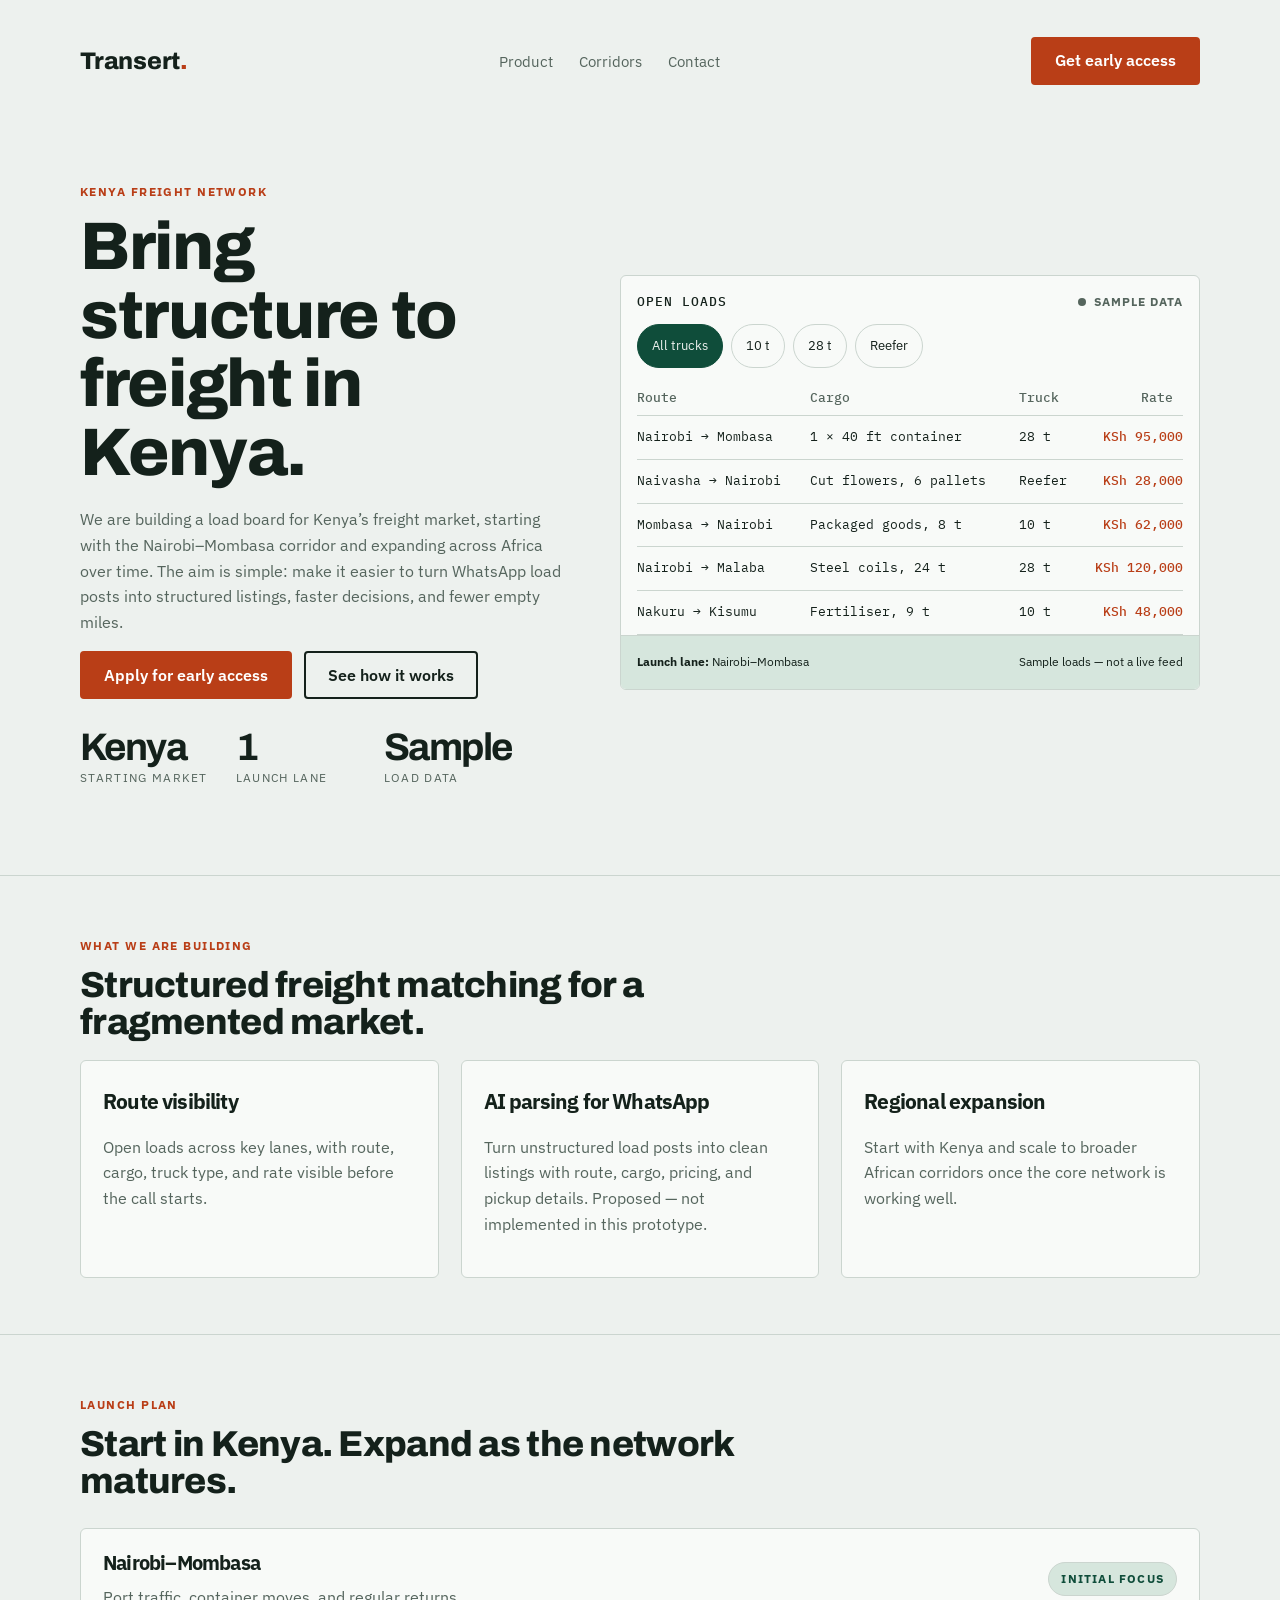
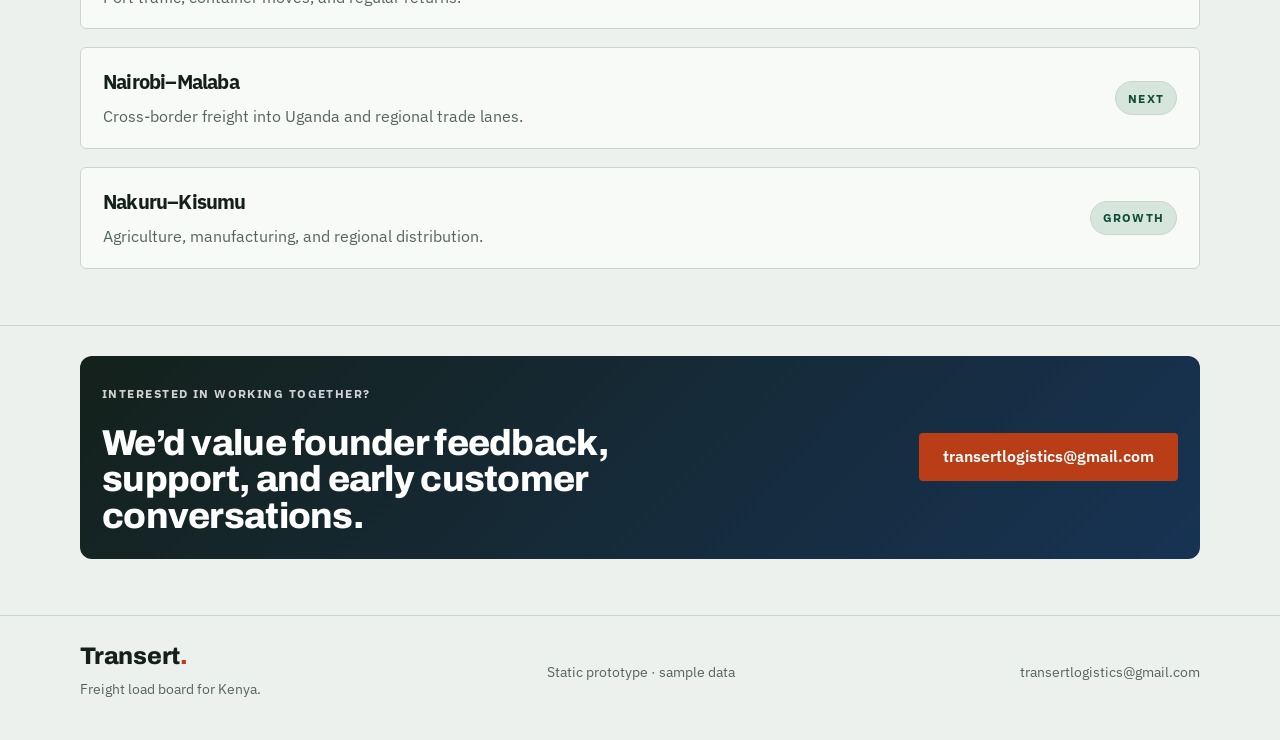
<file: Index.html>
<!doctype html>
<html lang="en-KE">
  <head>
    <meta charset="utf-8" />
    <meta
      name="viewport"
      content="width=device-width,initial-scale=1,viewport-fit=cover"
    />
    <title>Transert | Freight load board for Kenya</title>
    <meta
      name="description"
      content="A freight load-board prototype for Kenya, starting with Nairobi–Mombasa. Sample data only — no live feed."
    />
    <meta name="theme-color" content="#edf1ee" media="(prefers-color-scheme: light)" />
    <meta name="theme-color" content="#101a15" media="(prefers-color-scheme: dark)" />
    <meta property="og:title" content="Transert | Freight load board for Kenya" />
    <meta
      property="og:description"
      content="A freight load-board prototype for Kenya. Sample data only — no live feed."
    />
    <meta property="og:type" content="website" />
    <meta property="og:url" content="https://metwisdom.github.io/transert/" />
    <link
      rel="icon"
      href="data:image/svg+xml,%3Csvg xmlns='http://www.w3.org/2000/svg' viewBox='0 0 32 32'%3E%3Crect width='32' height='32' rx='6' fill='%230f4d3a'/%3E%3Ctext x='16' y='23' font-family='Arial,Helvetica,sans-serif' font-size='20' font-weight='700' fill='%23ffffff' text-anchor='middle'%3ET%3C/text%3E%3C/svg%3E"
    />
    <link rel="preconnect" href="https://fonts.googleapis.com" />
    <link rel="preconnect" href="https://fonts.gstatic.com" crossorigin />
    <link
      rel="stylesheet"
      href="https://fonts.googleapis.com/css2?family=Archivo:wdth,wght@100,800&family=IBM+Plex+Sans:wght@400;500;600;700&family=IBM+Plex+Mono:wght@400;500&display=swap"
    />
    <link rel="stylesheet" href="styles.css" />
  </head>
  <body>
    <header class="site-header">
      <div class="wrap nav">
        <div class="brand">Transert<span>.</span></div>
        <nav class="nav-links" aria-label="Main navigation">
          <a href="#product">Product</a>
          <a href="#corridors">Corridors</a>
          <a href="#contact">Contact</a>
        </nav>
        <a class="btn btn-primary" href="#contact">Get early access</a>
      </div>
    </header>

    <main>
      <section class="hero">
        <div class="wrap hero-inner">
          <div class="hero-copy">
            <span class="eyebrow">Kenya freight network</span>
            <h1>Bring structure to freight in Kenya.</h1>
            <p>
              We are building a load board for Kenya’s freight market, starting
              with the Nairobi–Mombasa corridor and expanding across Africa over
              time. The aim is simple: make it easier to turn WhatsApp load posts
              into structured listings, faster decisions, and fewer empty miles.
            </p>
            <div class="cta-row">
              <a class="btn btn-primary" href="#contact"
                >Apply for early access</a
              >
              <a class="btn btn-secondary" href="#product">See how it works</a>
            </div>
            <ul class="stats">
              <li>
                <strong>Kenya</strong>
                <span>starting market</span>
              </li>
              <li>
                <strong>1</strong>
                <span>launch lane</span>
              </li>
              <li>
                <strong>Sample</strong>
                <span>load data</span>
              </li>
            </ul>
          </div>

          <div class="board-panel" role="region" aria-labelledby="board-title">
            <div class="board-header">
              <h2 id="board-title">Open loads</h2>
              <span class="sample-tag">Sample data</span>
            </div>

            <div
              class="chip-row"
              role="group"
              aria-label="Filter by truck type"
            >
              <button
                class="chip active"
                type="button"
                data-t="all"
                aria-pressed="true"
              >
                All trucks
              </button>
              <button
                class="chip"
                type="button"
                data-t="10t"
                aria-pressed="false"
              >
                10 t
              </button>
              <button
                class="chip"
                type="button"
                data-t="28t"
                aria-pressed="false"
              >
                28 t
              </button>
              <button
                class="chip"
                type="button"
                data-t="reefer"
                aria-pressed="false"
              >
                Reefer
              </button>
            </div>

            <p id="filter-status" class="visually-hidden" aria-live="polite"></p>

            <noscript>
              <p class="noscript-note">
                Filtering needs JavaScript. All sample loads are shown below.
              </p>
            </noscript>

            <div
              class="table-wrap"
              tabindex="0"
              role="region"
              aria-label="Open loads table"
            >
              <table>
                <caption class="visually-hidden">
                  Example loads, filtered by truck type
                </caption>
                <thead>
                  <tr>
                    <th scope="col">Route</th>
                    <th scope="col">Cargo</th>
                    <th scope="col">Truck</th>
                    <th scope="col" class="num">Rate</th>
                  </tr>
                </thead>
                <tbody id="loads">
                  <tr data-t="28t">
                    <td>Nairobi → Mombasa</td>
                    <td>1 × 40 ft container</td>
                    <td>28 t</td>
                    <td class="price num">KSh 95,000</td>
                  </tr>
                  <tr data-t="reefer">
                    <td>Naivasha → Nairobi</td>
                    <td>Cut flowers, 6 pallets</td>
                    <td>Reefer</td>
                    <td class="price num">KSh 28,000</td>
                  </tr>
                  <tr data-t="10t">
                    <td>Mombasa → Nairobi</td>
                    <td>Packaged goods, 8 t</td>
                    <td>10 t</td>
                    <td class="price num">KSh 62,000</td>
                  </tr>
                  <tr data-t="28t">
                    <td>Nairobi → Malaba</td>
                    <td>Steel coils, 24 t</td>
                    <td>28 t</td>
                    <td class="price num">KSh 120,000</td>
                  </tr>
                  <tr data-t="10t">
                    <td>Nakuru → Kisumu</td>
                    <td>Fertiliser, 9 t</td>
                    <td>10 t</td>
                    <td class="price num">KSh 48,000</td>
                  </tr>
                  <tr id="no-results" hidden>
                    <td colspan="4">No loads match this truck type.</td>
                  </tr>
                </tbody>
              </table>
            </div>

            <div class="board-footer">
              <span><strong>Launch lane:</strong> Nairobi–Mombasa</span>
              <span>Sample loads — not a live feed</span>
            </div>
          </div>
        </div>
      </section>

      <section id="product" class="section">
        <div class="wrap">
          <div class="section-head">
            <span class="kicker">What we are building</span>
            <h2>Structured freight matching for a fragmented market.</h2>
          </div>

          <div class="feature-grid">
            <article class="feature-card">
              <h3>Route visibility</h3>
              <p>
                Open loads across key lanes, with route, cargo, truck type, and
                rate visible before the call starts.
              </p>
            </article>
            <article class="feature-card">
              <h3>AI parsing for WhatsApp</h3>
              <p>
                Turn unstructured load posts into clean listings with route,
                cargo, pricing, and pickup details. Proposed — not implemented
                in this prototype.
              </p>
            </article>
            <article class="feature-card">
              <h3>Regional expansion</h3>
              <p>
                Start with Kenya and scale to broader African corridors once the
                core network is working well.
              </p>
            </article>
          </div>
        </div>
      </section>

      <section id="corridors" class="section">
        <div class="wrap">
          <div class="section-head">
            <span class="kicker">Launch plan</span>
            <h2>Start in Kenya. Expand as the network matures.</h2>
          </div>

          <ul class="route-list">
            <li>
              <div>
                <strong>Nairobi–Mombasa</strong>
                <span>Port traffic, container moves, and regular returns.</span>
              </div>
              <span class="route-tag">Initial focus</span>
            </li>
            <li>
              <div>
                <strong>Nairobi–Malaba</strong>
                <span
                  >Cross-border freight into Uganda and regional trade
                  lanes.</span
                >
              </div>
              <span class="route-tag">Next</span>
            </li>
            <li>
              <div>
                <strong>Nakuru–Kisumu</strong>
                <span
                  >Agriculture, manufacturing, and regional distribution.</span
                >
              </div>
              <span class="route-tag">Growth</span>
            </li>
          </ul>
        </div>
      </section>

      <section id="contact" class="section cta-section">
        <div class="wrap cta-box">
          <div>
            <span class="eyebrow dark">Interested in working together?</span>
            <h2>
              We’d value founder feedback, support, and early customer
              conversations.
            </h2>
          </div>
          <a class="btn btn-primary" href="mailto:transertlogistics@gmail.com"
            >transertlogistics@gmail.com</a
          >
        </div>
      </section>
    </main>

    <footer class="site-footer">
      <div class="wrap footer-inner">
        <div>
          <div class="brand brand-footer">Transert<span>.</span></div>
          <p>Freight load board for Kenya.</p>
        </div>
        <div>
          <span>Static prototype · sample data</span>
        </div>
        <div>
          <a href="mailto:transertlogistics@gmail.com"
            >transertlogistics@gmail.com</a
          >
        </div>
      </div>
    </footer>

    <script>
      (function () {
        var chips = document.querySelectorAll(".chip");
        var rows = document.querySelectorAll("#loads tr[data-t]");
        var emptyRow = document.getElementById("no-results");
        var status = document.getElementById("filter-status");

        function applyFilter(type) {
          var shown = 0;

          rows.forEach(function (row) {
            var isMatch = type === "all" || row.getAttribute("data-t") === type;
            row.hidden = !isMatch;
            if (isMatch) shown++;
          });

          if (emptyRow) emptyRow.hidden = shown !== 0;

          chips.forEach(function (chip) {
            var active = chip.getAttribute("data-t") === type;
            chip.classList.toggle("active", active);
            chip.setAttribute("aria-pressed", active ? "true" : "false");
          });

          if (status) {
            status.textContent =
              shown === 0
                ? "No loads match this truck type."
                : shown + (shown === 1 ? " load shown" : " loads shown");
          }
        }

        chips.forEach(function (chip) {
          chip.addEventListener("click", function () {
            applyFilter(chip.getAttribute("data-t"));
          });
        });
      })();
    </script>
  </body>
</html>
</file>
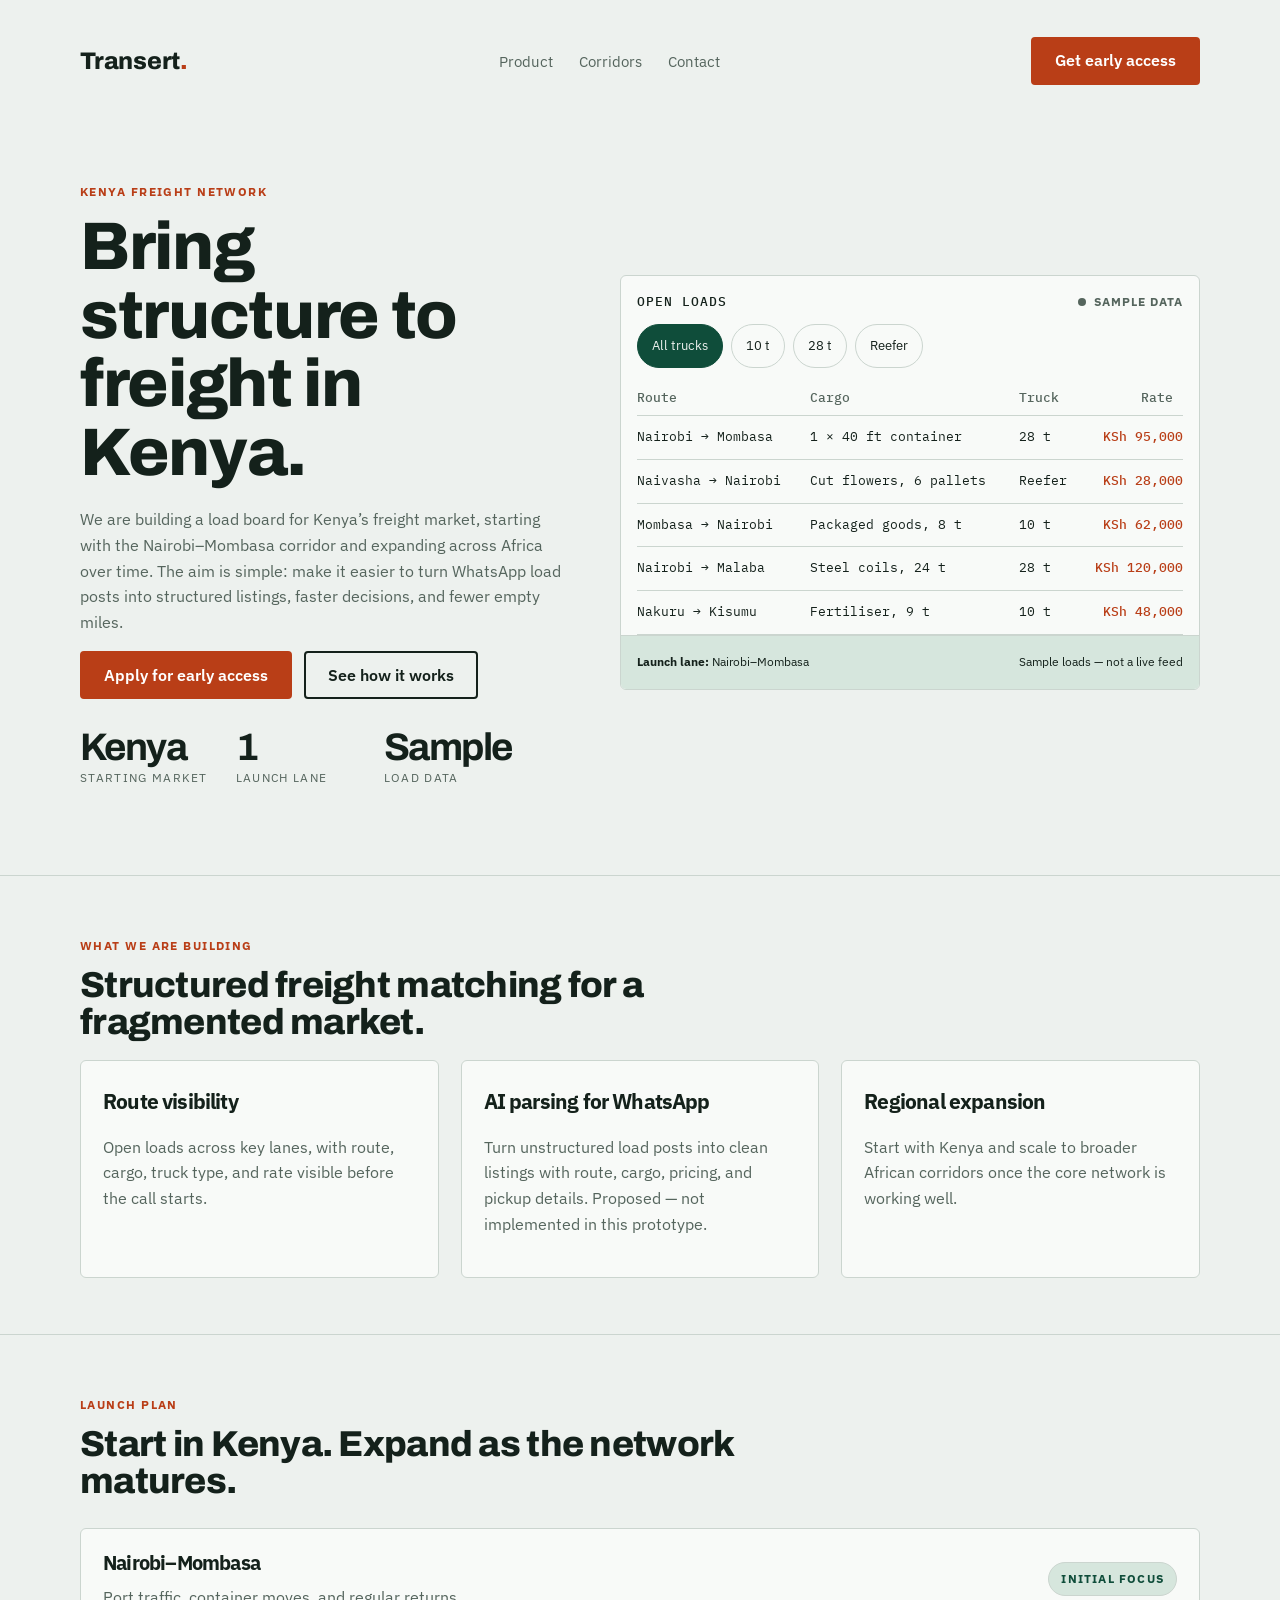
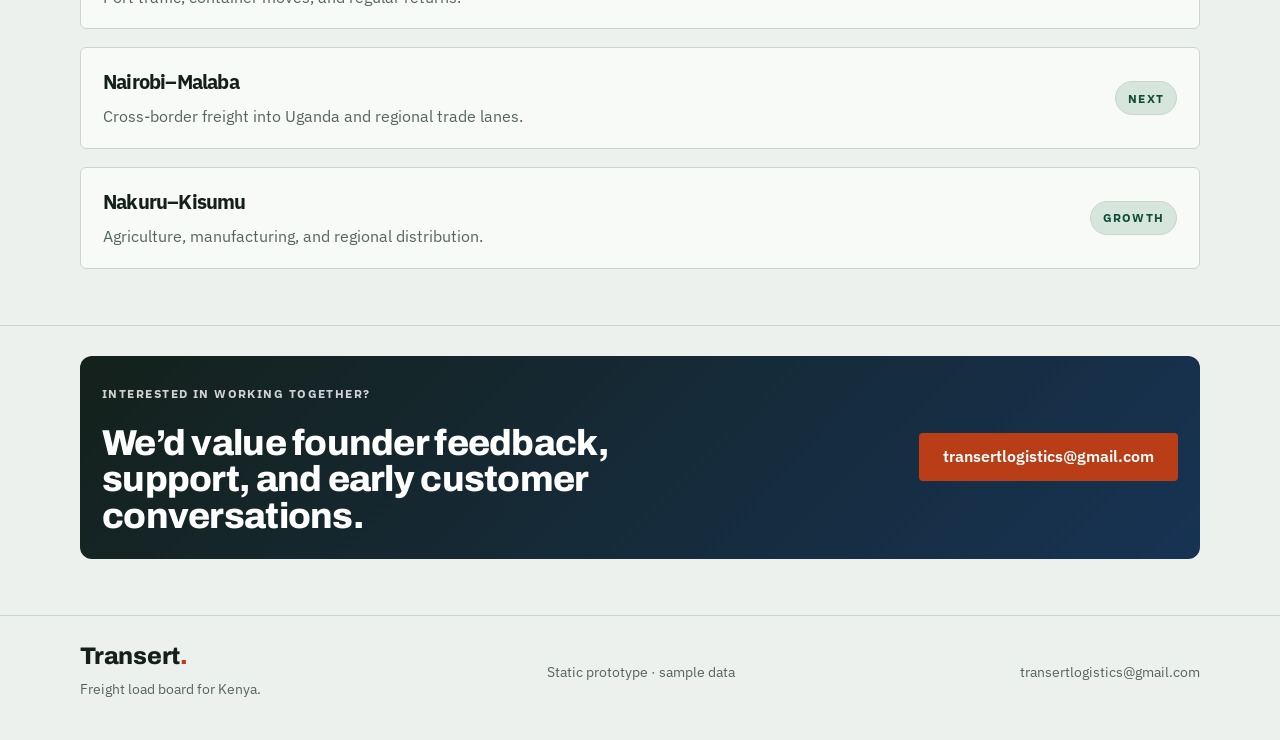
<file: index.html>
<!doctype html>
<html lang="en-KE">
  <head>
    <meta charset="utf-8" />
    <meta
      name="viewport"
      content="width=device-width,initial-scale=1,viewport-fit=cover"
    />
    <title>Transert | Freight load board for Kenya</title>
    <meta
      name="description"
      content="A freight load-board prototype for Kenya, starting with Nairobi–Mombasa. Sample data only — no live feed."
    />
    <meta name="theme-color" content="#edf1ee" media="(prefers-color-scheme: light)" />
    <meta name="theme-color" content="#101a15" media="(prefers-color-scheme: dark)" />
    <meta property="og:title" content="Transert | Freight load board for Kenya" />
    <meta
      property="og:description"
      content="A freight load-board prototype for Kenya. Sample data only — no live feed."
    />
    <meta property="og:type" content="website" />
    <meta property="og:url" content="https://metwisdom.github.io/transert/" />
    <link
      rel="icon"
      href="data:image/svg+xml,%3Csvg xmlns='http://www.w3.org/2000/svg' viewBox='0 0 32 32'%3E%3Crect width='32' height='32' rx='6' fill='%230f4d3a'/%3E%3Ctext x='16' y='23' font-family='Arial,Helvetica,sans-serif' font-size='20' font-weight='700' fill='%23ffffff' text-anchor='middle'%3ET%3C/text%3E%3C/svg%3E"
    />
    <link rel="preconnect" href="https://fonts.googleapis.com" />
    <link rel="preconnect" href="https://fonts.gstatic.com" crossorigin />
    <link
      rel="stylesheet"
      href="https://fonts.googleapis.com/css2?family=Archivo:wdth,wght@100,800&family=IBM+Plex+Sans:wght@400;500;600;700&family=IBM+Plex+Mono:wght@400;500&display=swap"
    />
    <link rel="stylesheet" href="styles.css" />
  </head>
  <body>
    <header class="site-header">
      <div class="wrap nav">
        <div class="brand">Transert<span>.</span></div>
        <nav class="nav-links" aria-label="Main navigation">
          <a href="#product">Product</a>
          <a href="#corridors">Corridors</a>
          <a href="#contact">Contact</a>
        </nav>
        <a class="btn btn-primary" href="#contact">Get early access</a>
      </div>
    </header>

    <main>
      <section class="hero">
        <div class="wrap hero-inner">
          <div class="hero-copy">
            <span class="eyebrow">Kenya freight network</span>
            <h1>Bring structure to freight in Kenya.</h1>
            <p>
              We are building a load board for Kenya’s freight market, starting
              with the Nairobi–Mombasa corridor and expanding across Africa over
              time. The aim is simple: make it easier to turn WhatsApp load posts
              into structured listings, faster decisions, and fewer empty miles.
            </p>
            <div class="cta-row">
              <a class="btn btn-primary" href="#contact"
                >Apply for early access</a
              >
              <a class="btn btn-secondary" href="#product">See how it works</a>
            </div>
            <ul class="stats">
              <li>
                <strong>Kenya</strong>
                <span>starting market</span>
              </li>
              <li>
                <strong>1</strong>
                <span>launch lane</span>
              </li>
              <li>
                <strong>Sample</strong>
                <span>load data</span>
              </li>
            </ul>
          </div>

          <div class="board-panel" role="region" aria-labelledby="board-title">
            <div class="board-header">
              <h2 id="board-title">Open loads</h2>
              <span class="sample-tag">Sample data</span>
            </div>

            <div
              class="chip-row"
              role="group"
              aria-label="Filter by truck type"
            >
              <button
                class="chip active"
                type="button"
                data-t="all"
                aria-pressed="true"
              >
                All trucks
              </button>
              <button
                class="chip"
                type="button"
                data-t="10t"
                aria-pressed="false"
              >
                10 t
              </button>
              <button
                class="chip"
                type="button"
                data-t="28t"
                aria-pressed="false"
              >
                28 t
              </button>
              <button
                class="chip"
                type="button"
                data-t="reefer"
                aria-pressed="false"
              >
                Reefer
              </button>
            </div>

            <p id="filter-status" class="visually-hidden" aria-live="polite"></p>

            <noscript>
              <p class="noscript-note">
                Filtering needs JavaScript. All sample loads are shown below.
              </p>
            </noscript>

            <div
              class="table-wrap"
              tabindex="0"
              role="region"
              aria-label="Open loads table"
            >
              <table>
                <caption class="visually-hidden">
                  Example loads, filtered by truck type
                </caption>
                <thead>
                  <tr>
                    <th scope="col">Route</th>
                    <th scope="col">Cargo</th>
                    <th scope="col">Truck</th>
                    <th scope="col" class="num">Rate</th>
                  </tr>
                </thead>
                <tbody id="loads">
                  <tr data-t="28t">
                    <td>Nairobi → Mombasa</td>
                    <td>1 × 40 ft container</td>
                    <td>28 t</td>
                    <td class="price num">KSh 95,000</td>
                  </tr>
                  <tr data-t="reefer">
                    <td>Naivasha → Nairobi</td>
                    <td>Cut flowers, 6 pallets</td>
                    <td>Reefer</td>
                    <td class="price num">KSh 28,000</td>
                  </tr>
                  <tr data-t="10t">
                    <td>Mombasa → Nairobi</td>
                    <td>Packaged goods, 8 t</td>
                    <td>10 t</td>
                    <td class="price num">KSh 62,000</td>
                  </tr>
                  <tr data-t="28t">
                    <td>Nairobi → Malaba</td>
                    <td>Steel coils, 24 t</td>
                    <td>28 t</td>
                    <td class="price num">KSh 120,000</td>
                  </tr>
                  <tr data-t="10t">
                    <td>Nakuru → Kisumu</td>
                    <td>Fertiliser, 9 t</td>
                    <td>10 t</td>
                    <td class="price num">KSh 48,000</td>
                  </tr>
                  <tr id="no-results" hidden>
                    <td colspan="4">No loads match this truck type.</td>
                  </tr>
                </tbody>
              </table>
            </div>

            <div class="board-footer">
              <span><strong>Launch lane:</strong> Nairobi–Mombasa</span>
              <span>Sample loads — not a live feed</span>
            </div>
          </div>
        </div>
      </section>

      <section id="product" class="section">
        <div class="wrap">
          <div class="section-head">
            <span class="kicker">What we are building</span>
            <h2>Structured freight matching for a fragmented market.</h2>
          </div>

          <div class="feature-grid">
            <article class="feature-card">
              <h3>Route visibility</h3>
              <p>
                Open loads across key lanes, with route, cargo, truck type, and
                rate visible before the call starts.
              </p>
            </article>
            <article class="feature-card">
              <h3>AI parsing for WhatsApp</h3>
              <p>
                Turn unstructured load posts into clean listings with route,
                cargo, pricing, and pickup details. Proposed — not implemented
                in this prototype.
              </p>
            </article>
            <article class="feature-card">
              <h3>Regional expansion</h3>
              <p>
                Start with Kenya and scale to broader African corridors once the
                core network is working well.
              </p>
            </article>
          </div>
        </div>
      </section>

      <section id="corridors" class="section">
        <div class="wrap">
          <div class="section-head">
            <span class="kicker">Launch plan</span>
            <h2>Start in Kenya. Expand as the network matures.</h2>
          </div>

          <ul class="route-list">
            <li>
              <div>
                <strong>Nairobi–Mombasa</strong>
                <span>Port traffic, container moves, and regular returns.</span>
              </div>
              <span class="route-tag">Initial focus</span>
            </li>
            <li>
              <div>
                <strong>Nairobi–Malaba</strong>
                <span
                  >Cross-border freight into Uganda and regional trade
                  lanes.</span
                >
              </div>
              <span class="route-tag">Next</span>
            </li>
            <li>
              <div>
                <strong>Nakuru–Kisumu</strong>
                <span
                  >Agriculture, manufacturing, and regional distribution.</span
                >
              </div>
              <span class="route-tag">Growth</span>
            </li>
          </ul>
        </div>
      </section>

      <section id="contact" class="section cta-section">
        <div class="wrap cta-box">
          <div>
            <span class="eyebrow dark">Interested in working together?</span>
            <h2>
              We’d value founder feedback, support, and early customer
              conversations.
            </h2>
          </div>
          <a class="btn btn-primary" href="mailto:transertlogistics@gmail.com"
            >transertlogistics@gmail.com</a
          >
        </div>
      </section>
    </main>

    <footer class="site-footer">
      <div class="wrap footer-inner">
        <div>
          <div class="brand brand-footer">Transert<span>.</span></div>
          <p>Freight load board for Kenya.</p>
        </div>
        <div>
          <span>Static prototype · sample data</span>
        </div>
        <div>
          <a href="mailto:transertlogistics@gmail.com"
            >transertlogistics@gmail.com</a
          >
        </div>
      </div>
    </footer>

    <script>
      (function () {
        var chips = document.querySelectorAll(".chip");
        var rows = document.querySelectorAll("#loads tr[data-t]");
        var emptyRow = document.getElementById("no-results");
        var status = document.getElementById("filter-status");

        function applyFilter(type) {
          var shown = 0;

          rows.forEach(function (row) {
            var isMatch = type === "all" || row.getAttribute("data-t") === type;
            row.hidden = !isMatch;
            if (isMatch) shown++;
          });

          if (emptyRow) emptyRow.hidden = shown !== 0;

          chips.forEach(function (chip) {
            var active = chip.getAttribute("data-t") === type;
            chip.classList.toggle("active", active);
            chip.setAttribute("aria-pressed", active ? "true" : "false");
          });

          if (status) {
            status.textContent =
              shown === 0
                ? "No loads match this truck type."
                : shown + (shown === 1 ? " load shown" : " loads shown");
          }
        }

        chips.forEach(function (chip) {
          chip.addEventListener("click", function () {
            applyFilter(chip.getAttribute("data-t"));
          });
        });
      })();
    </script>
  </body>
</html>
</file>
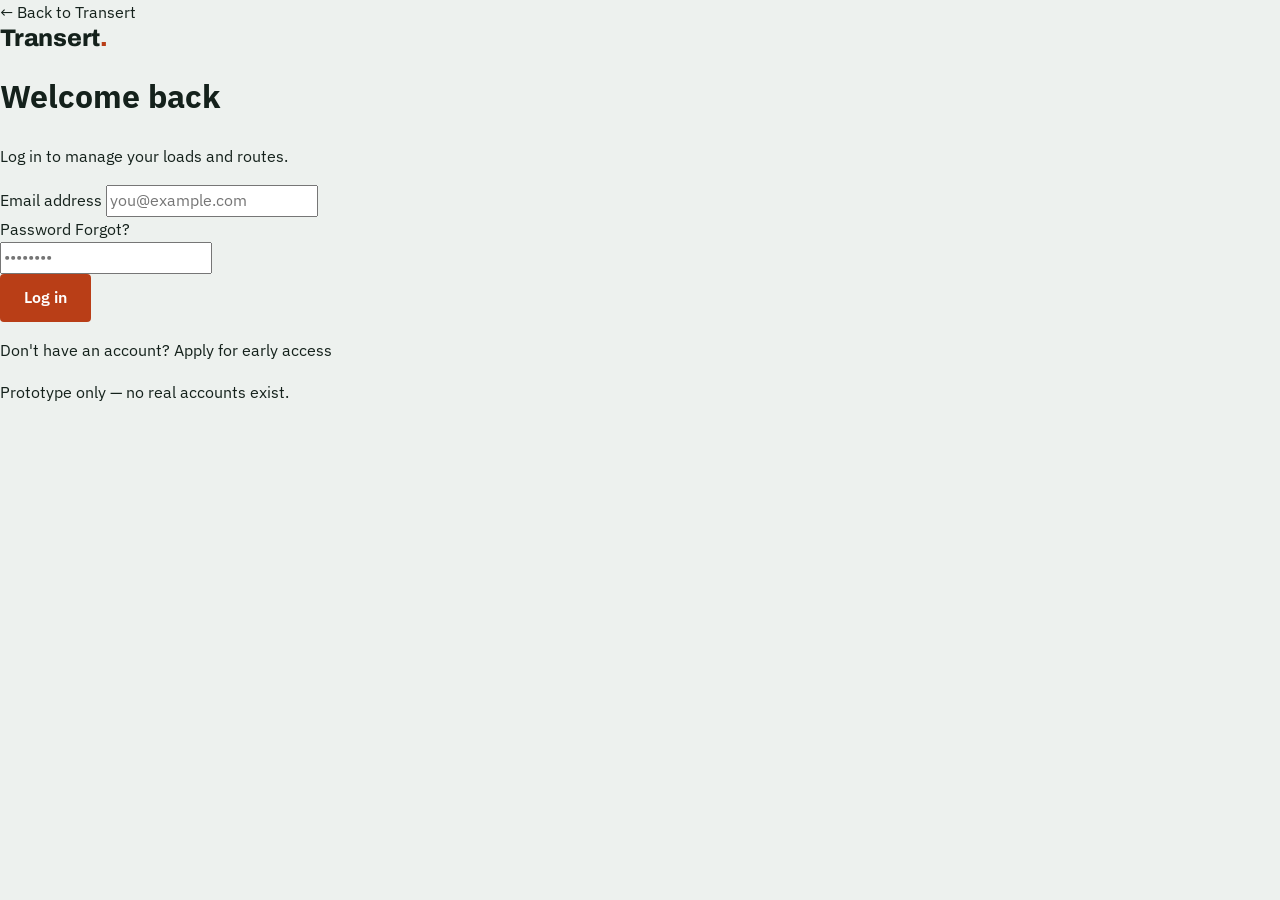
<file: login.html>
<!doctype html>
<html lang="en-KE">
  <head>
    <meta charset="utf-8" />
    <meta name="viewport" content="width=device-width,initial-scale=1,viewport-fit=cover" />
    <title>Log in | Transert</title>
    <meta name="description" content="Log in to the Transert freight load board prototype." />
    <meta name="theme-color" content="#edf1ee" media="(prefers-color-scheme: light)" />
    <meta name="theme-color" content="#101a15" media="(prefers-color-scheme: dark)" />
    <link rel="preconnect" href="https://fonts.googleapis.com" />
    <link rel="preconnect" href="https://fonts.gstatic.com" crossorigin />
    <link rel="stylesheet" href="https://fonts.googleapis.com/css2?family=Archivo:wdth,wght@100,800&family=IBM+Plex+Sans:wght@400;500;600;700&family=IBM+Plex+Mono:wght@400;500&display=swap" />
    <link rel="stylesheet" href="styles.css" />
  </head>
  <body class="auth-page">
    <main class="auth-container">
      <a href="index.html" class="auth-back">← Back to Transert</a>
      
      <div class="auth-card">
        <div class="auth-header">
          <div class="brand">Transert<span>.</span></div>
          <h1>Welcome back</h1>
          <p>Log in to manage your loads and routes.</p>
        </div>

        <!-- Note: Prototype only. No data is sent to a server. -->
        <form id="login-form" class="auth-form">
          <div class="form-group">
            <label for="email">Email address</label>
            <input type="email" id="email" name="email" required autocomplete="email" placeholder="you@example.com" />
          </div>

          <div class="form-group">
            <div class="label-row">
              <label for="password">Password</label>
              <a href="#" class="forgot-link">Forgot?</a>
            </div>
            <input type="password" id="password" name="password" required autocomplete="current-password" placeholder="••••••••" />
          </div>

          <button type="submit" class="btn btn-primary auth-submit" id="submit-btn">
            Log in
          </button>
        </form>

        <div class="auth-footer">
          <p>Don't have an account? <a href="#">Apply for early access</a></p>
          <p class="prototype-notice">Prototype only — no real accounts exist.</p>
        </div>
      </div>
    </main>

    <script>
      // Simulates a login for the prototype
      document.getElementById('login-form').addEventListener('submit', function(e) {
        e.preventDefault();
        const btn = document.getElementById('submit-btn');
        
        btn.textContent = 'Logging in...';
        btn.style.opacity = '0.7';
        btn.disabled = true;

        // Wait 1 second, then redirect back to the home page
        setTimeout(() => {
          window.location.href = 'index.html';
        }, 1000);
      });
    </script>
  </body>
</html>
</file>
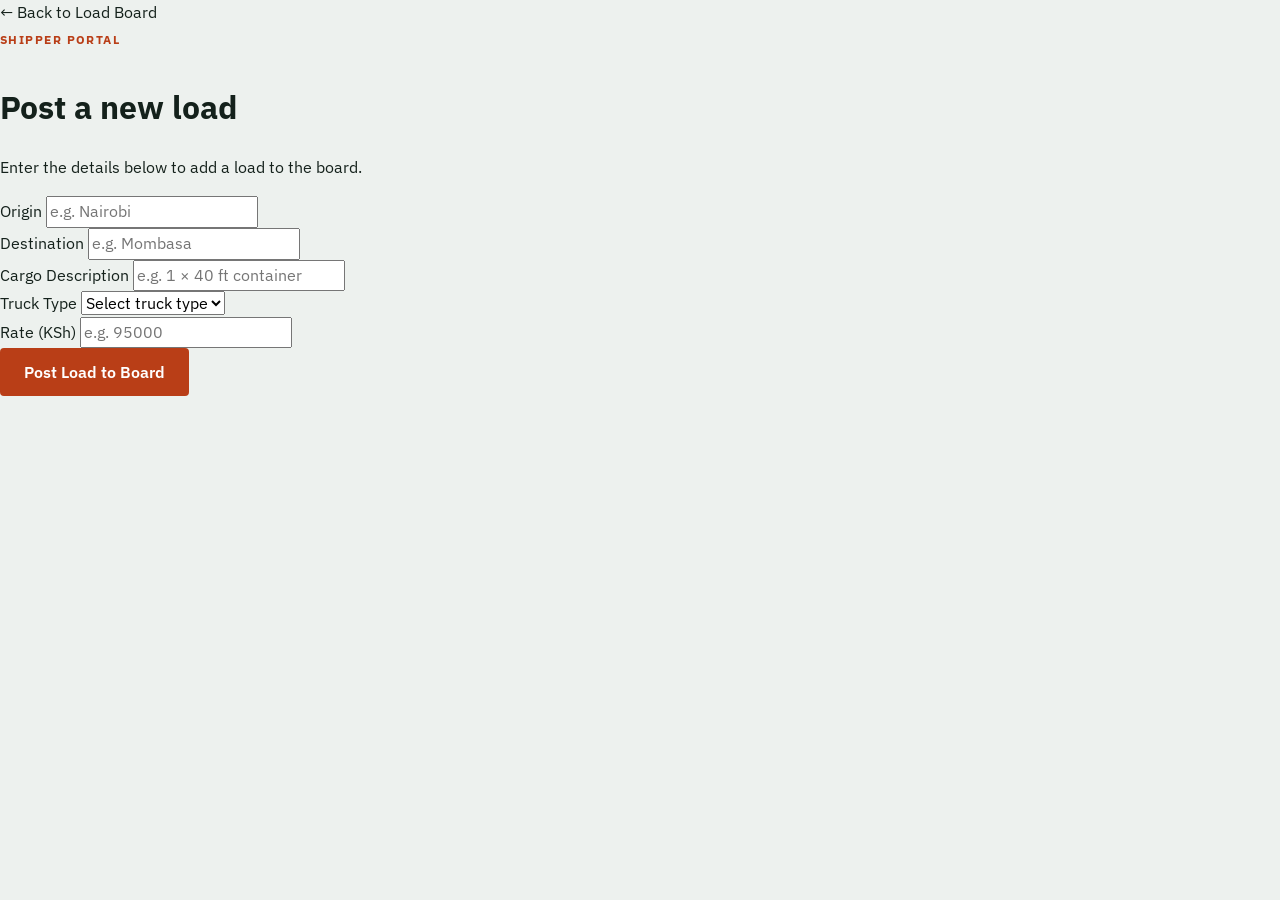
<file: post.html>
<!doctype html>
<html lang="en-KE">
  <head>
    <meta charset="utf-8" />
    <meta name="viewport" content="width=device-width,initial-scale=1,viewport-fit=cover" />
    <title>Post a Load | Transert</title>
    <meta name="description" content="Post a new freight load to the Transert board." />
    <meta name="theme-color" content="#edf1ee" media="(prefers-color-scheme: light)" />
    <meta name="theme-color" content="#101a15" media="(prefers-color-scheme: dark)" />
    <link rel="preconnect" href="https://fonts.googleapis.com" />
    <link rel="preconnect" href="https://fonts.gstatic.com" crossorigin />
    <link rel="stylesheet" href="https://fonts.googleapis.com/css2?family=Archivo:wdth,wght@100,800&family=IBM+Plex+Sans:wght@400;500;600;700&family=IBM+Plex+Mono:wght@400;500&display=swap" />
    <link rel="stylesheet" href="styles.css" />
  </head>
  <body class="auth-page">
    <main class="auth-container" style="max-width: 600px;">
      <a href="index.html" class="auth-back">← Back to Load Board</a>
      
      <div class="auth-card">
        <div class="auth-header" style="text-align: left;">
          <span class="kicker">Shipper Portal</span>
          <h1>Post a new load</h1>
          <p>Enter the details below to add a load to the board.</p>
        </div>

        <form id="post-load-form" class="auth-form">
          <div class="form-grid">
            <div class="form-group">
              <label for="origin">Origin</label>
              <input type="text" id="origin" required placeholder="e.g. Nairobi" />
            </div>
            <div class="form-group">
              <label for="destination">Destination</label>
              <input type="text" id="destination" required placeholder="e.g. Mombasa" />
            </div>
          </div>

          <div class="form-group">
            <label for="cargo">Cargo Description</label>
            <input type="text" id="cargo" required placeholder="e.g. 1 × 40 ft container" />
          </div>

          <div class="form-grid">
            <div class="form-group">
              <label for="truck">Truck Type</label>
              <select id="truck" required>
                <option value="" disabled selected>Select truck type</option>
                <option value="10t">10 t</option>
                <option value="28t">28 t</option>
                <option value="reefer">Reefer</option>
              </select>
            </div>
            <div class="form-group">
              <label for="rate">Rate (KSh)</label>
              <input type="number" id="rate" required placeholder="e.g. 95000" />
            </div>
          </div>

          <button type="submit" class="btn btn-primary auth-submit">
            Post Load to Board
          </button>
        </form>
      </div>
    </main>

    <script>
      document.getElementById('post-load-form').addEventListener('submit', function(e) {
        e.preventDefault();

        // Get form values
        const origin = document.getElementById('origin').value.trim();
        const destination = document.getElementById('destination').value.trim();
        const cargo = document.getElementById('cargo').value.trim();
        const truck = document.getElementById('truck').value;
        const rateValue = document.getElementById('rate').value;

        // Format the rate with commas (e.g., 95,000)
        const rate = 'KSh ' + Number(rateValue).toLocaleString('en-KE');

        // Create the new load object
        const newLoad = {
          route: `${origin} → ${destination}`,
          cargo: cargo,
          truck: truck,
          rate: rate
        };

        // Retrieve existing loads from localStorage, or start with an empty array
        let loads = JSON.parse(localStorage.getItem('transert_custom_loads')) || [];
        
        // Add the new load to the top of the list
        loads.unshift(newLoad);

        // Save back to localStorage
        localStorage.setItem('transert_custom_loads', JSON.stringify(loads));

        // Redirect to the home page
        window.location.href = 'index.html';
      });
    </script>
  </body>
</html>
</file>
<file: styles.css>
:root {
  color-scheme: light;
  --bg: #edf1ee;
  --surface: #f8faf8;
  --fg: #14211b;
  --muted: #55655d;
  --line: #cbd5cf;
  --accent: #b93e17;
  --accent-fg: #ffffff;
  --green: #0f4d3a;
  --green-soft: #d6e6dd;
  --font-display: "Archivo", Arial, sans-serif;
  --font-body: "IBM Plex Sans", system-ui, -apple-system, "Segoe UI", sans-serif;
  --font-mono: "IBM Plex Mono", ui-monospace, "SF Mono", Menlo, monospace;
}

@media (prefers-color-scheme: dark) {
  :root:not([data-theme="light"]) {
    --bg: #101a15;
    --surface: #17251e;
    --fg: #e6eee9;
    --muted: #98aaa1;
    --line: #2a3c33;
    --accent: #f0723f;
    --accent-fg: #14120f;
    --green: #7fd0aa;
    --green-soft: #1e3a2e;
    color-scheme: dark;
  }
}

:root[data-theme="dark"] {
  --bg: #101a15;
  --surface: #17251e;
  --fg: #e6eee9;
  --muted: #98aaa1;
  --line: #2a3c33;
  --accent: #f0723f;
  --accent-fg: #14120f;
  --green: #7fd0aa;
  --green-soft: #1e3a2e;
  color-scheme: dark;
}

* {
  box-sizing: border-box;
}

html {
  -webkit-text-size-adjust: 100%;
}

body {
  margin: 0;
  padding: env(safe-area-inset-top, 0px) env(safe-area-inset-right, 0px)
    env(safe-area-inset-bottom, 0px) env(safe-area-inset-left, 0px);
  background: var(--bg);
  color: var(--fg);
  font-family: var(--font-body);
  line-height: 1.6;
}

img {
  max-width: 100%;
  display: block;
}

[hidden]:not([hidden="until-found" i]) {
  display: none !important;
}

a {
  color: inherit;
  text-decoration: none;
}

button,
input,
textarea,
select {
  font: inherit;
}

:focus-visible {
  outline: 3px solid var(--accent);
  outline-offset: 2px;
}

.visually-hidden {
  position: absolute;
  width: 1px;
  height: 1px;
  padding: 0;
  margin: -1px;
  overflow: hidden;
  clip: rect(0 0 0 0);
  clip-path: inset(50%);
  white-space: nowrap;
  border: 0;
}

.wrap {
  width: min(1120px, calc(100% - 32px));
  margin: 0 auto;
}

/* Header and navigation */

.site-header {
  padding-block: 20px;
}

.nav {
  display: flex;
  align-items: center;
  justify-content: space-between;
  flex-wrap: wrap;
  min-height: 82px;
  gap: 16px 22px;
}

.brand {
  font-family: var(--font-display);
  font-weight: 800;
  font-size: 1.5rem;
  letter-spacing: -0.01em;
  line-height: 1;
}

.brand span {
  color: var(--accent);
}

.nav-links {
  display: flex;
  align-items: center;
  flex-wrap: wrap;
  gap: 26px;
  color: var(--muted);
  font-size: 0.96rem;
}

.nav-links a:hover,
.nav-links a:focus-visible {
  color: var(--fg);
}

/* Buttons */

.btn {
  display: inline-flex;
  align-items: center;
  justify-content: center;
  min-height: 48px;
  padding: 0 22px;
  border-radius: 4px;
  border: 2px solid var(--fg);
  font-weight: 600;
}

.btn:hover,
.btn:focus-visible {
  transform: translateY(-1px);
}

.btn-primary {
  background: var(--accent);
  border-color: var(--accent);
  color: var(--accent-fg);
}

.btn-secondary {
  background: transparent;
  color: var(--fg);
}

/* Hero */

.hero {
  padding-block: 32px 64px;
}

.hero-inner {
  display: grid;
  grid-template-columns: 1fr;
  gap: 40px;
  align-items: start;
}

.hero h1,
.section h2 {
  font-family: var(--font-display);
  font-weight: 800;
  line-height: 1.02;
  letter-spacing: -0.02em;
  margin: 0 0 20px;
}

.hero h1 {
  font-size: clamp(2.3rem, 6vw, 4.2rem);
  max-width: 620px;
}

.hero-copy p,
.feature-card p,
.site-footer p {
  color: var(--muted);
}

.cta-row {
  display: flex;
  flex-wrap: wrap;
  gap: 12px;
  margin-bottom: 28px;
}

/* Load board */

.board-panel {
  background: var(--surface);
  border: 1px solid var(--line);
  border-radius: 6px;
  overflow: hidden;
}

.board-header {
  display: flex;
  justify-content: space-between;
  align-items: baseline;
  gap: 12px;
  flex-wrap: wrap;
  padding: 16px 16px 12px;
}

.board-header h2 {
  margin: 0;
  font-family: var(--font-mono);
  font-size: 0.8rem;
  font-weight: 500;
  text-transform: uppercase;
  letter-spacing: 0.08em;
}

.sample-tag {
  display: inline-flex;
  align-items: center;
  gap: 8px;
  color: var(--muted);
  font-size: 0.75rem;
  font-weight: 700;
  letter-spacing: 0.08em;
  text-transform: uppercase;
}

.sample-tag::before {
  content: "";
  width: 8px;
  height: 8px;
  background: var(--muted);
  border-radius: 50%;
}

.chip-row {
  display: flex;
  flex-wrap: wrap;
  gap: 8px;
  padding: 0 16px 14px;
}

.chip {
  appearance: none;
  display: inline-flex;
  align-items: center;
  min-height: 44px;
  padding: 0 14px;
  border: 1px solid var(--line);
  background: transparent;
  color: var(--fg);
  border-radius: 999px;
  cursor: pointer;
  font-size: 0.8125rem;
}

.chip.active,
.chip[aria-pressed="true"] {
  background: var(--green);
  border-color: var(--green);
  color: var(--bg);
}

.noscript-note {
  margin: 0;
  padding: 0 16px 12px;
  color: var(--muted);
  font-size: 0.875rem;
}

.table-wrap {
  overflow-x: auto;
  padding: 0 16px;
  -webkit-overflow-scrolling: touch;
}

table {
  width: 100%;
  min-width: 460px;
  border-collapse: collapse;
  font-family: var(--font-mono);
  font-size: 0.8125rem;
}

th {
  text-align: left;
  color: var(--muted);
  font-weight: 500;
  padding: 6px 10px 6px 0;
  border-bottom: 1px solid var(--line);
  white-space: nowrap;
}

td {
  padding: 11px 10px 11px 0;
  border-bottom: 1px solid var(--line);
  white-space: nowrap;
}

th.num,
td.num {
  text-align: right;
}

td.num {
  padding-right: 0;
}

.price {
  color: var(--accent);
  font-weight: 500;
  font-variant-numeric: tabular-nums;
}

tr:last-child td {
  border-bottom: 0;
}

#no-results td {
  padding: 18px 0;
  color: var(--muted);
  white-space: normal;
}

.board-footer {
  display: flex;
  justify-content: space-between;
  gap: 12px;
  padding: 16px 16px 18px;
  background: var(--green-soft);
  border-top: 1px solid var(--line);
  color: var(--fg);
  font-size: 0.75rem;
}

.board-footer strong {
  color: var(--fg);
}

/* Stats */

.stats {
  list-style: none;
  padding: 0;
  margin: 0;
  display: flex;
  flex-wrap: wrap;
  gap: 28px;
}

.stats li {
  min-width: 120px;
}

.stats strong {
  display: block;
  font-family: var(--font-display);
  font-size: clamp(1.8rem, 3vw, 2.4rem);
  line-height: 1.05;
  letter-spacing: -0.04em;
}

.stats span {
  display: block;
  text-transform: uppercase;
  letter-spacing: 0.11em;
  font-size: 0.75rem;
  color: var(--muted);
}

/* Sections */

.section {
  padding-block: 56px;
  border-top: 1px solid var(--line);
}

.kicker,
.eyebrow {
  display: inline-block;
  margin-bottom: 12px;
  color: var(--accent);
  text-transform: uppercase;
  letter-spacing: 0.12em;
  font-size: 0.75rem;
  font-weight: 700;
}

.section h2 {
  font-size: clamp(1.6rem, 3.5vw, 2.25rem);
  max-width: 720px;
}

/* Feature cards */

.feature-grid {
  display: grid;
  grid-template-columns: repeat(3, minmax(0, 1fr));
  gap: 22px;
}

.feature-card {
  background: var(--surface);
  border: 1px solid var(--line);
  border-radius: 6px;
  padding: 24px 22px;
}

.feature-card h3 {
  margin: 0 0 10px;
  font-size: 1.3rem;
  letter-spacing: -0.04em;
}

/* Corridor list */

.route-list {
  list-style: none;
  padding: 0;
  margin: 28px 0 0;
  display: grid;
  gap: 18px;
}

.route-list li {
  display: flex;
  justify-content: space-between;
  align-items: center;
  gap: 20px;
  background: var(--surface);
  border: 1px solid var(--line);
  border-radius: 6px;
  padding: 18px 22px;
}

.route-list li > div {
  display: grid;
  gap: 6px;
  min-width: 0;
}

.route-list strong {
  font-size: 1.25rem;
  letter-spacing: -0.04em;
}

.route-list li > div > span {
  color: var(--muted);
}

.route-tag {
  display: inline-flex;
  align-items: center;
  justify-content: center;
  flex-shrink: 0;
  min-height: 34px;
  padding: 0 12px;
  border-radius: 999px;
  background: var(--green-soft);
  color: var(--green);
  border: 1px solid var(--line);
  font-size: 0.75rem;
  font-weight: 700;
  text-transform: uppercase;
  letter-spacing: 0.1em;
}

/* Contact */

.cta-section {
  padding-top: 30px;
}

/* Fixed dark gradient: must not follow --fg, which turns light in dark mode. */
.cta-box {
  background: linear-gradient(135deg, #14211b 0%, #173354 100%);
  color: #ffffff;
  border-radius: 12px;
  padding: 24px 22px;
  display: flex;
  justify-content: space-between;
  align-items: center;
  gap: 18px;
}

.cta-box h2 {
  margin: 10px 0 0;
  max-width: 600px;
  color: #ffffff;
}

.eyebrow.dark {
  color: rgba(255, 255, 255, 0.8);
}

/* Footer */

.site-footer {
  border-top: 1px solid var(--line);
  padding-block: 28px 40px;
  color: var(--muted);
  font-size: 0.875rem;
}

.footer-inner {
  display: flex;
  justify-content: space-between;
  align-items: center;
  gap: 24px;
  flex-wrap: wrap;
}

.brand-footer {
  color: var(--fg);
}

.site-footer p {
  margin: 10px 0 0;
}

.site-footer a:hover,
.site-footer a:focus-visible {
  color: var(--fg);
  text-decoration: underline;
}

/* Breakpoints */

@media (min-width: 1000px) {
  .hero {
    padding-block: 56px 88px;
  }
  .hero-inner {
    grid-template-columns: 5fr 6fr;
    gap: 56px;
    align-items: center;
  }
}

@media (max-width: 999px) {
  .feature-grid {
    grid-template-columns: 1fr;
  }
  .nav-links {
    gap: 18px;
    font-size: 0.9rem;
  }
}

@media (max-width: 640px) {
  .nav {
    flex-direction: column;
    align-items: flex-start;
  }
  .nav-links {
    width: 100%;
    justify-content: flex-start;
  }
  .btn {
    width: 100%;
  }
  .cta-row {
    flex-direction: column;
  }
  .stats {
    gap: 18px;
  }
  .route-list li {
    flex-direction: column;
    align-items: flex-start;
    gap: 10px;
  }
  .cta-box {
    flex-direction: column;
    align-items: flex-start;
  }
}

@media (prefers-reduced-motion: no-preference) {
  html {
    scroll-behavior: smooth;
  }
  .btn,
  .chip {
    transition: transform 0.15s ease, background 0.15s ease, color 0.15s ease;
  }
}
</file>
